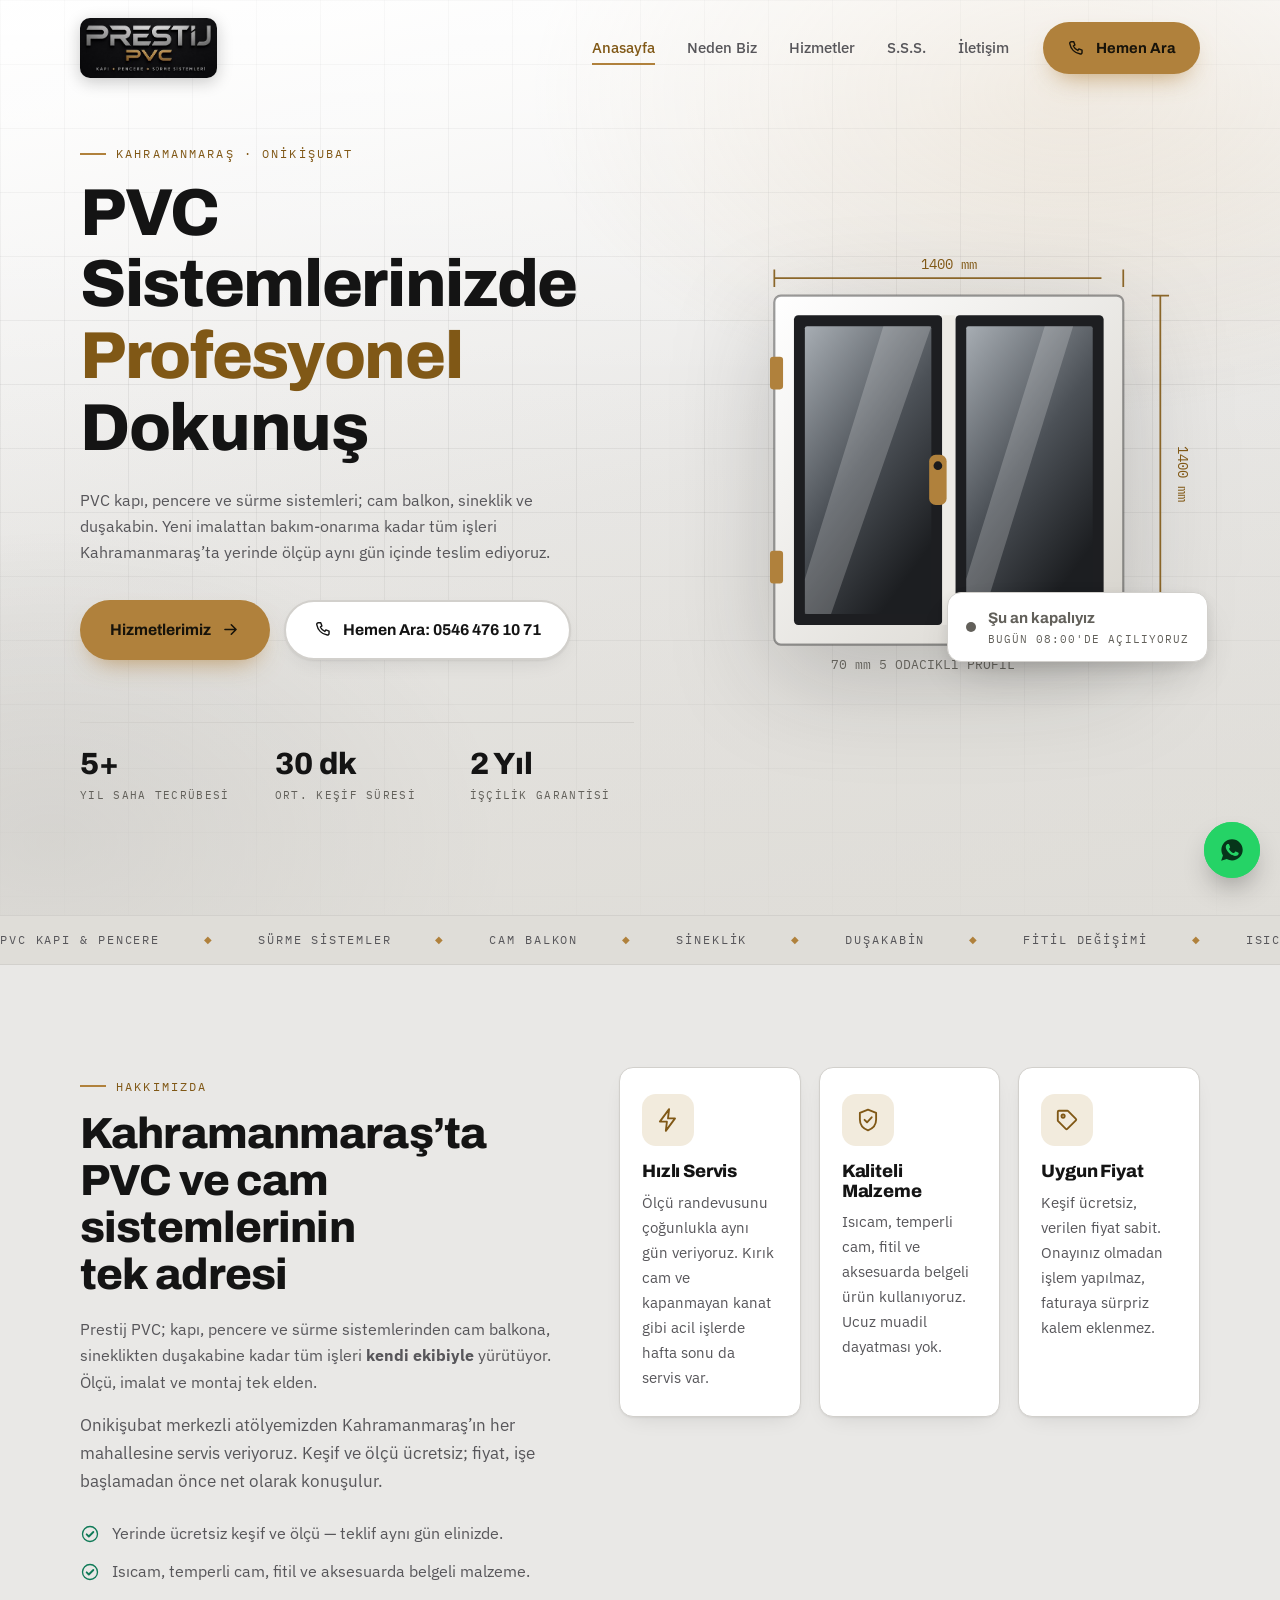
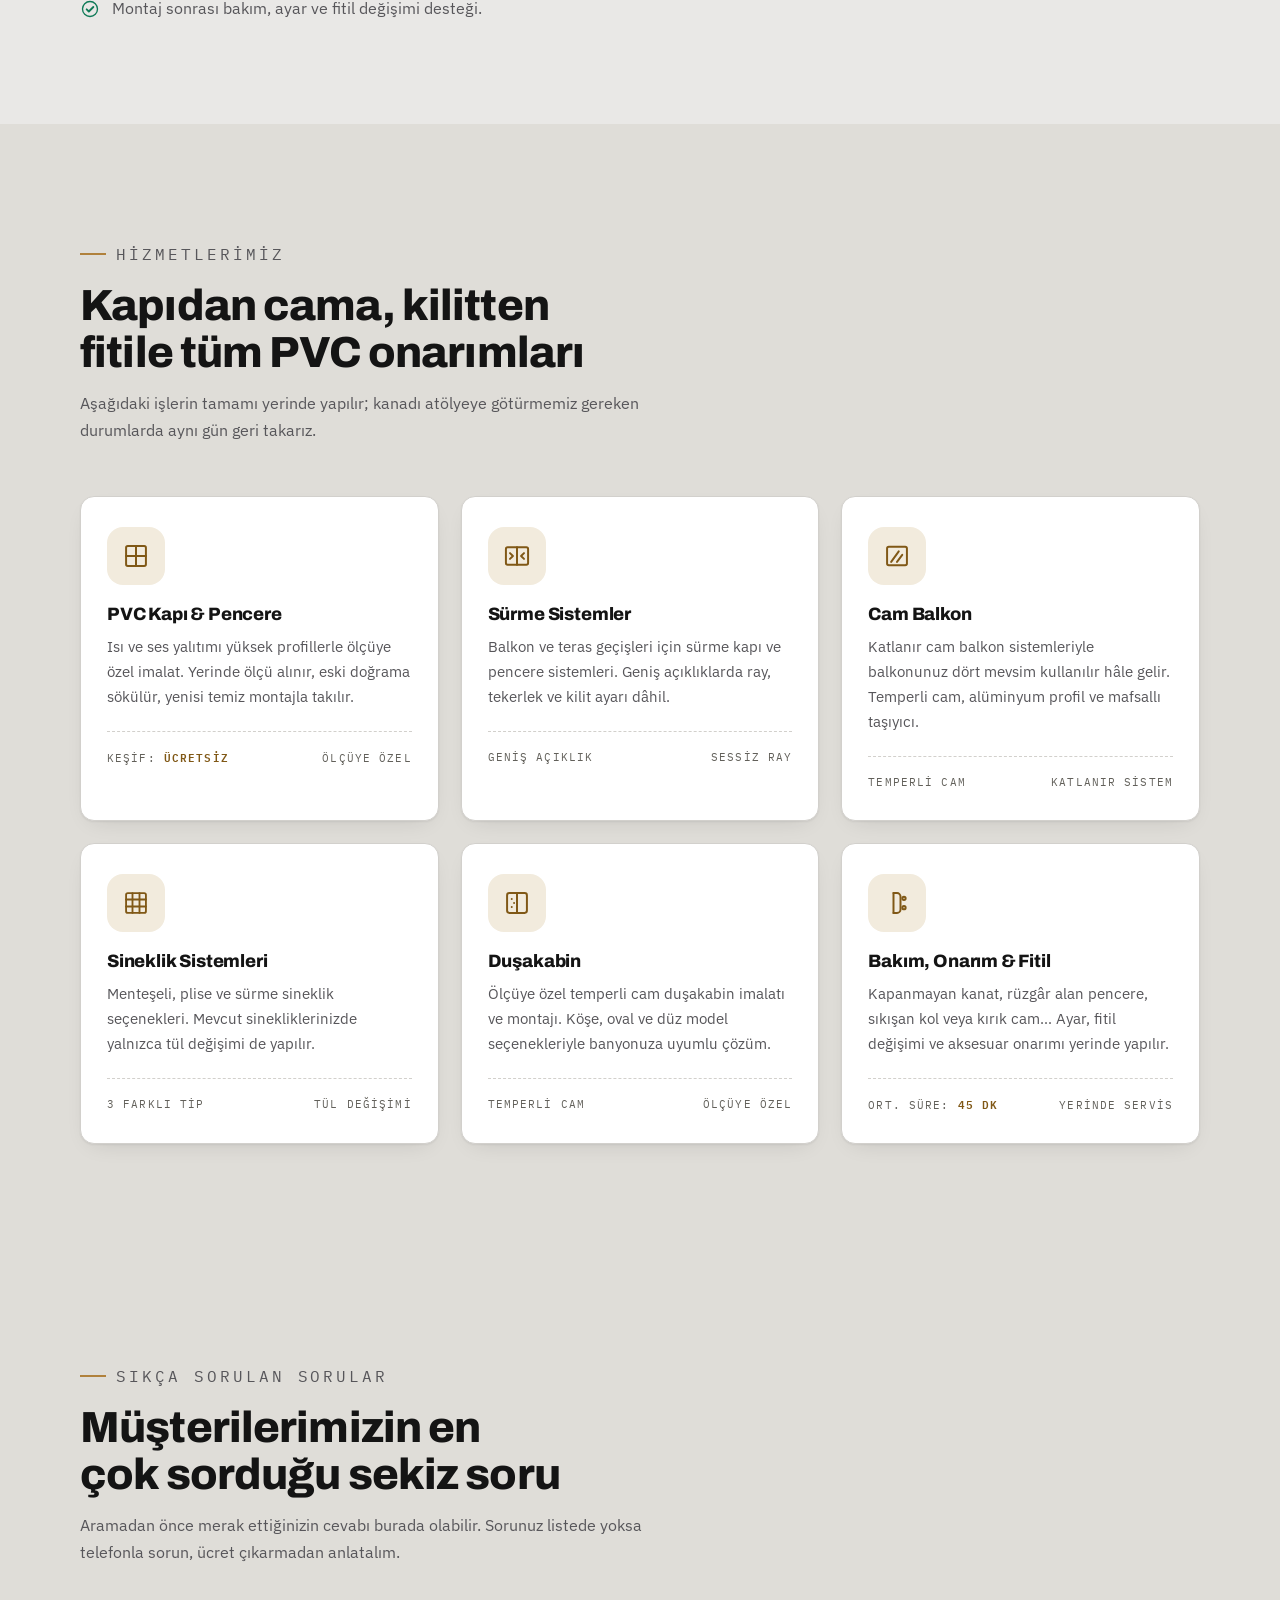
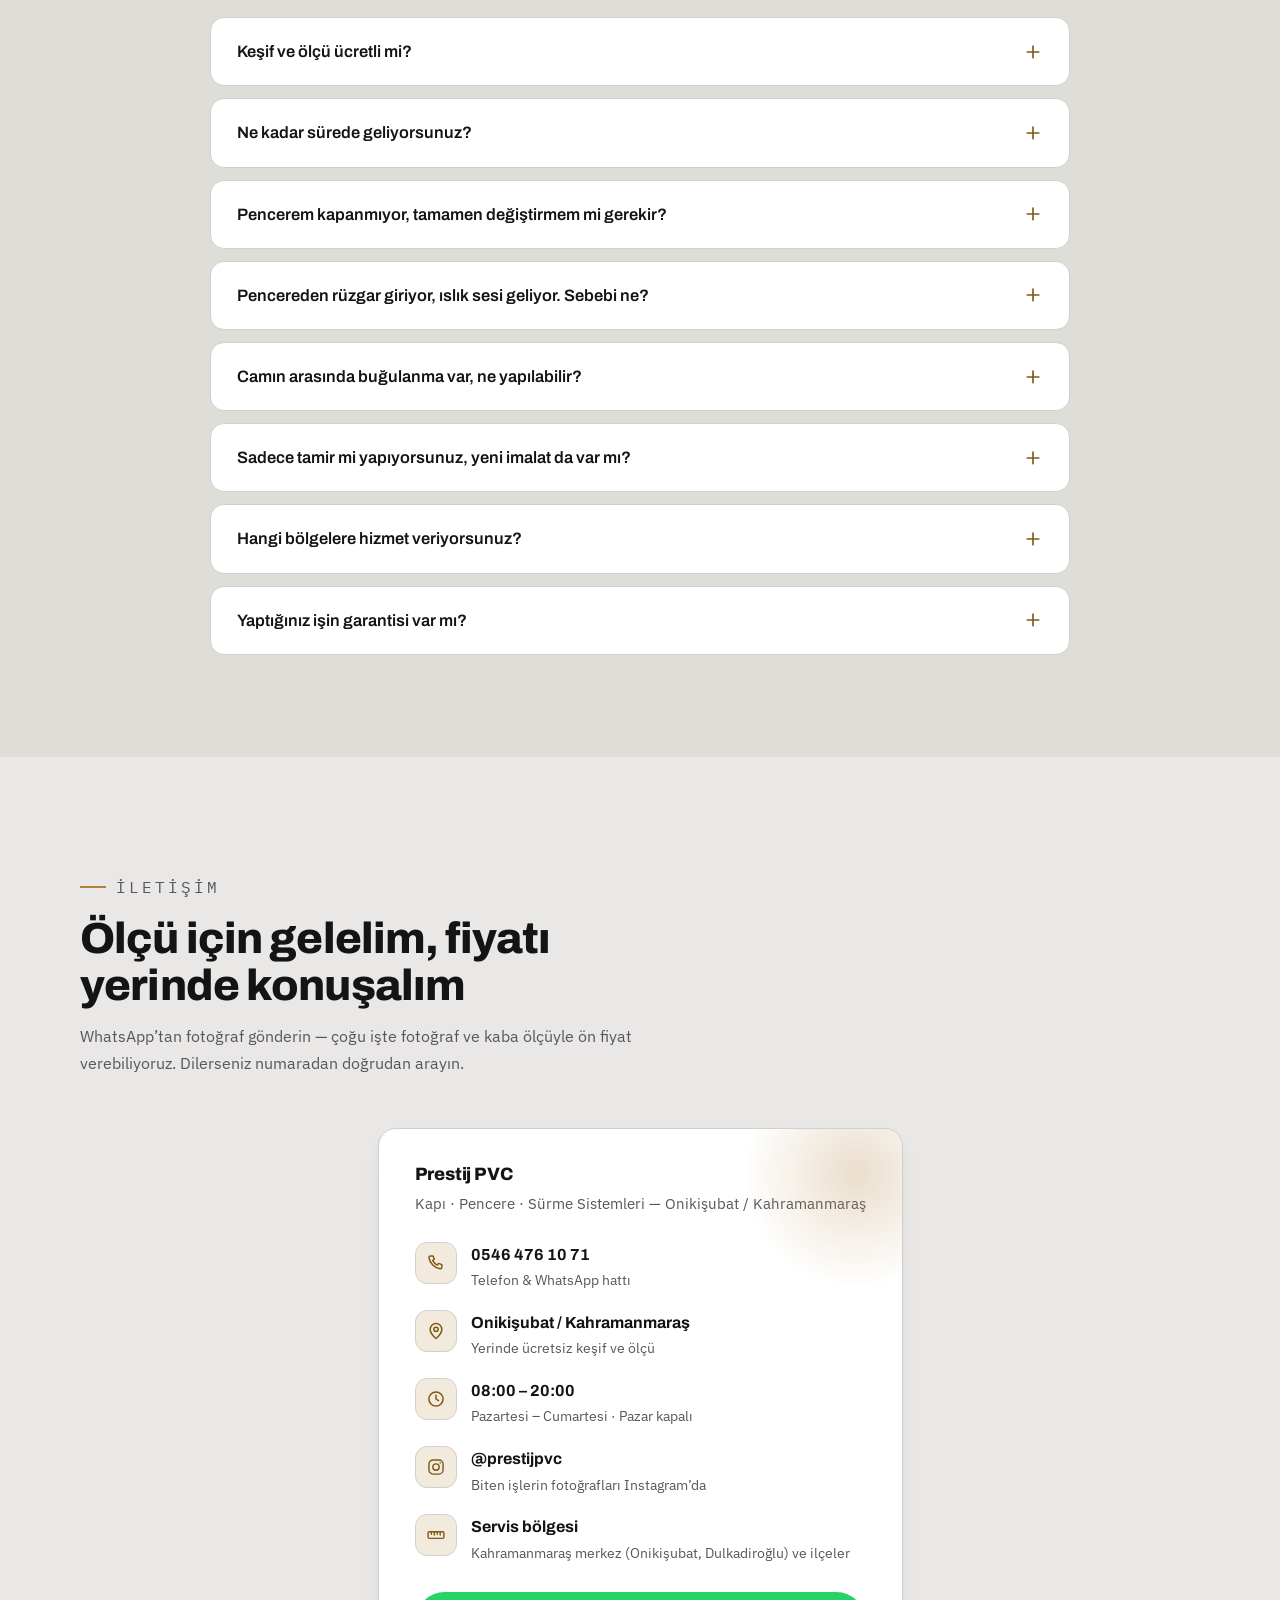
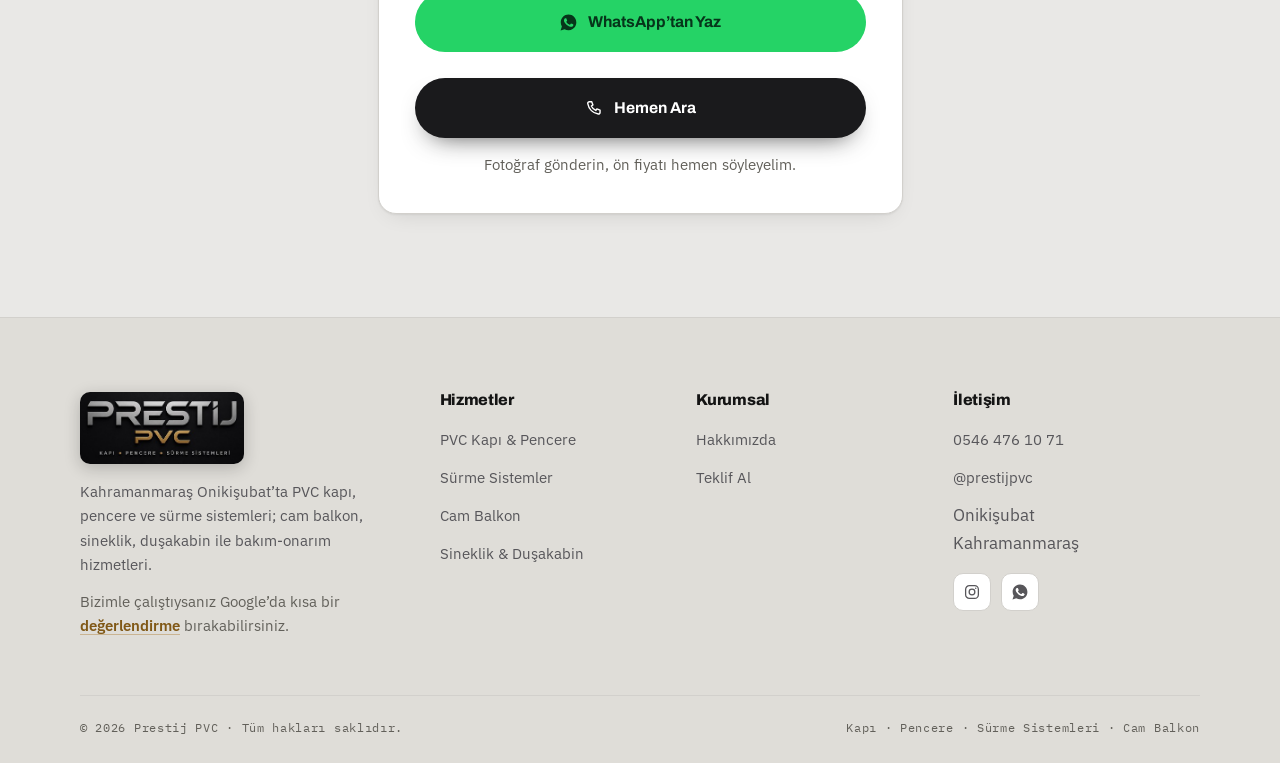
<file: index.html>
<!DOCTYPE html>
<html lang="tr">
<head>
<!-- Google Tag Manager -->
<script>(function(w,d,s,l,i){w[l]=w[l]||[];w[l].push({'gtm.start':
new Date().getTime(),event:'gtm.js'});var f=d.getElementsByTagName(s)[0],
j=d.createElement(s),dl=l!='dataLayer'?'&l='+l:'';j.async=true;j.src=
'https://www.googletagmanager.com/gtm.js?id='+i+dl;f.parentNode.insertBefore(j,f);
})(window,document,'script','dataLayer','GTM-M5S8B94K');</script>
<!-- End Google Tag Manager -->

<!-- Google tag (gtag.js) -->
<script async src="https://www.googletagmanager.com/gtag/js?id=G-P3FGJPNF76"></script>
<script>
  window.dataLayer = window.dataLayer || [];
  function gtag(){dataLayer.push(arguments);}
  gtag('js', new Date());

  gtag('config', 'G-P3FGJPNF76');
</script>

<meta charset="UTF-8">
<meta name="viewport" content="width=device-width, initial-scale=1">

<!-- ===== TEMEL SEO ===== -->
<title>Prestij PVC | Kahramanmaraş PVC Kapı, Pencere ve Cam Sistemleri</title>
<meta name="description" content="Kahramanmaraş Onikişubat'ta PVC kapı, pencere, sürme sistem, cam balkon, sineklik, duşakabin ve fitil değişimi. Ücretsiz keşif, aynı gün servis. 0546 476 10 71">
<link rel="canonical" href="https://prestijpvc.com/">
<meta name="google-site-verification" content="8fjhOK7HLgoXTlUpTN-lVLiYEHjG7s9Gm2w_iSAl5rI">
<meta name="google-site-verification" content="r2ijIqDjynRHNNBFFWPNqK2DoYNCSWb4uho2n2Gkhg8">
<meta name="robots" content="index, follow, max-image-preview:large, max-snippet:-1">
<meta name="author" content="Prestij PVC">
<meta name="theme-color" content="#E9E8E6">

<!-- ===== SOSYAL PAYLAŞIM (WhatsApp, Facebook, X) ===== -->
<meta property="og:type" content="website">
<meta property="og:site_name" content="Prestij PVC">
<meta property="og:locale" content="tr_TR">
<meta property="og:url" content="https://prestijpvc.com/">
<meta property="og:title" content="Prestij PVC | Kahramanmaraş PVC Kapı, Pencere ve Cam Sistemleri">
<meta property="og:description" content="PVC kapı, pencere ve sürme sistemleri; cam balkon, sineklik, duşakabin, bakım-onarım. Yerinde ücretsiz keşif, aynı gün servis.">
<meta property="og:image" content="https://prestijpvc.com/assets/og-image.jpg">
<meta property="og:image:width" content="1200">
<meta property="og:image:height" content="630">
<meta property="og:image:alt" content="Prestij PVC — Kahramanmaraş PVC kapı, pencere ve cam sistemleri">
<meta name="twitter:card" content="summary_large_image">
<meta name="twitter:title" content="Prestij PVC | Kahramanmaraş PVC Kapı, Pencere ve Cam Sistemleri">
<meta name="twitter:description" content="PVC kapı, pencere ve sürme sistemleri; cam balkon, sineklik, duşakabin, bakım-onarım. Yerinde ücretsiz keşif, aynı gün servis.">
<meta name="twitter:image" content="https://prestijpvc.com/assets/og-image.jpg">

<!-- ===== KAYNAKLAR ===== -->
<link rel="preconnect" href="https://fonts.googleapis.com">
<link rel="preconnect" href="https://fonts.gstatic.com" crossorigin>
<link rel="preload" as="image" href="assets/logo.jpg">
<link rel="stylesheet" href="https://fonts.googleapis.com/css2?family=Archivo:wght@600;700;800&family=IBM+Plex+Mono:wght@400;500;600&family=IBM+Plex+Sans:wght@400;500;600&display=swap">
<link rel="icon" href="assets/favicon.ico" sizes="any">
<link rel="icon" type="image/png" href="assets/favicon.png" sizes="192x192">
<link rel="apple-touch-icon" href="assets/favicon.png">
<link rel="stylesheet" href="css/style.css">

<!-- ===== YAPISAL VERİ (Google işletme bilgisi) ===== -->
<script type="application/ld+json">
{
  "@context": "https://schema.org",
  "@graph": [
    {
      "@type": "HomeAndConstructionBusiness",
      "@id": "https://prestijpvc.com/#isletme",
      "name": "Prestij PVC",
      "alternateName": "Kahramanmaraş Prestij PVC",
      "url": "https://prestijpvc.com/",
      "logo": "https://prestijpvc.com/assets/logo.jpg",
      "image": "https://prestijpvc.com/assets/og-image.jpg",
      "telephone": "+90 546 476 10 71",
      "description": "Kahramanmaraş Onikişubat'ta PVC kapı, pencere ve sürme sistemleri; cam balkon, sineklik, duşakabin ile bakım-onarım ve fitil değişimi hizmetleri.",
      "priceRange": "₺₺",
      "currenciesAccepted": "TRY",
      "address": {
        "@type": "PostalAddress",
        "addressLocality": "Onikişubat",
        "addressRegion": "Kahramanmaraş",
        "addressCountry": "TR"
      },
      "areaServed": [
        {
          "@type": "City",
          "name": "Kahramanmaraş"
        },
        {
          "@type": "AdministrativeArea",
          "name": "Onikişubat"
        },
        {
          "@type": "AdministrativeArea",
          "name": "Dulkadiroğlu"
        }
      ],
      "openingHoursSpecification": [
        {
          "@type": "OpeningHoursSpecification",
          "dayOfWeek": [
            "Monday",
            "Tuesday",
            "Wednesday",
            "Thursday",
            "Friday",
            "Saturday"
          ],
          "opens": "08:00",
          "closes": "20:00"
        }
      ],
      "sameAs": [
        "https://www.instagram.com/prestijpvc/",
        "https://www.google.com/maps/place/?q=place_id:ChIJj_mLqCf2ticRjL86QRD25Ps"
      ],
      "hasOfferCatalog": {
        "@type": "OfferCatalog",
        "name": "PVC ve cam sistemleri hizmetleri",
        "itemListElement": [
          {
            "@type": "Offer",
            "itemOffered": {
              "@type": "Service",
              "name": "PVC Kapı ve Pencere",
              "description": "Yeni PVC kapı-pencere imalatı, montajı ve arızalı doğramaların onarımı.",
              "areaServed": {
                "@type": "City",
                "name": "Kahramanmaraş"
              },
              "provider": {
                "@id": "https://prestijpvc.com/#isletme"
              }
            }
          },
          {
            "@type": "Offer",
            "itemOffered": {
              "@type": "Service",
              "name": "Sürme Sistemler",
              "description": "Sürme kapı ve pencere sistemleri; raylı sistem montajı, tekerlek ve ray onarımı.",
              "areaServed": {
                "@type": "City",
                "name": "Kahramanmaraş"
              },
              "provider": {
                "@id": "https://prestijpvc.com/#isletme"
              }
            }
          },
          {
            "@type": "Offer",
            "itemOffered": {
              "@type": "Service",
              "name": "Cam Balkon",
              "description": "Katlanır cam balkon sistemleri, montaj ve bakım.",
              "areaServed": {
                "@type": "City",
                "name": "Kahramanmaraş"
              },
              "provider": {
                "@id": "https://prestijpvc.com/#isletme"
              }
            }
          },
          {
            "@type": "Offer",
            "itemOffered": {
              "@type": "Service",
              "name": "Sineklik Sistemleri",
              "description": "Pileli, menteşeli ve sürme sineklik imalatı ile tül değişimi.",
              "areaServed": {
                "@type": "City",
                "name": "Kahramanmaraş"
              },
              "provider": {
                "@id": "https://prestijpvc.com/#isletme"
              }
            }
          },
          {
            "@type": "Offer",
            "itemOffered": {
              "@type": "Service",
              "name": "Duşakabin",
              "description": "Duşakabin montajı, cam ve conta değişimi.",
              "areaServed": {
                "@type": "City",
                "name": "Kahramanmaraş"
              },
              "provider": {
                "@id": "https://prestijpvc.com/#isletme"
              }
            }
          },
          {
            "@type": "Offer",
            "itemOffered": {
              "@type": "Service",
              "name": "PVC Bakım, Onarım ve Fitil Değişimi",
              "description": "İspanyolet, menteşe, kol ve fitil değişimi; ısı kaybı ve ses yalıtımı onarımı.",
              "areaServed": {
                "@type": "City",
                "name": "Kahramanmaraş"
              },
              "provider": {
                "@id": "https://prestijpvc.com/#isletme"
              }
            }
          }
        ]
      },
      "hasMap": "https://www.google.com/maps/place/?q=place_id:ChIJj_mLqCf2ticRjL86QRD25Ps",
      "identifier": {
        "@type": "PropertyValue",
        "propertyID": "Google Place ID",
        "value": "ChIJj_mLqCf2ticRjL86QRD25Ps"
      }
    },
    {
      "@type": "WebSite",
      "@id": "https://prestijpvc.com/#site",
      "url": "https://prestijpvc.com/",
      "name": "Prestij PVC",
      "inLanguage": "tr-TR",
      "publisher": {
        "@id": "https://prestijpvc.com/#isletme"
      }
    },
    {
      "@type": "FAQPage",
      "@id": "https://prestijpvc.com/#sss",
      "mainEntity": [
        {
          "@type": "Question",
          "name": "Keşif ve ölçü ücretli mi?",
          "acceptedAnswer": {
            "@type": "Answer",
            "text": "Hayır. Kahramanmaraş merkez ve çevre ilçelerde yerinde keşif ve ölçü ücretsizdir. Ölçüyü aldıktan sonra fiyatı yerinde söylüyoruz, karar tamamen size kalıyor."
          }
        },
        {
          "@type": "Question",
          "name": "Ne kadar sürede geliyorsunuz?",
          "acceptedAnswer": {
            "@type": "Answer",
            "text": "Merkez içinde ortalama 30 dakikada adresinize ulaşıyoruz. Acil durumlarda (kapanmayan kapı, kırılan cam, kilitli kalan pencere) aynı gün müdahale ediyoruz."
          }
        },
        {
          "@type": "Question",
          "name": "Pencerem kapanmıyor, tamamen değiştirmem mi gerekir?",
          "acceptedAnswer": {
            "@type": "Answer",
            "text": "Çoğu zaman hayır. Kapanmama sorununun büyük kısmı ispanyolet, menteşe veya kol arızasından kaynaklanır ve parça değişimiyle çözülür. Doğramanın tümünü değiştirmek çok daha nadiren gerekir."
          }
        },
        {
          "@type": "Question",
          "name": "Pencereden rüzgar giriyor, ıslık sesi geliyor. Sebebi ne?",
          "acceptedAnswer": {
            "@type": "Answer",
            "text": "Genellikle fitil (conta) yaşlanmasıdır. Fitil sertleşince kanat ile kasa arasında boşluk kalır; hem hava hem ses geçirir. Fitil değişimi kısa süren bir işlemdir ve ısı kaybını belirgin şekilde azaltır."
          }
        },
        {
          "@type": "Question",
          "name": "Camın arasında buğulanma var, ne yapılabilir?",
          "acceptedAnswer": {
            "@type": "Answer",
            "text": "Cam ünitesinin kenar contası bozulmuş, iki cam arasına nem girmiş demektir. Temizlenerek çözülmez, cam ünitesinin değişmesi gerekir. Doğrama sağlamsa kasayı değiştirmeye gerek kalmaz, sadece cam yenilenir."
          }
        },
        {
          "@type": "Question",
          "name": "Sadece tamir mi yapıyorsunuz, yeni imalat da var mı?",
          "acceptedAnswer": {
            "@type": "Answer",
            "text": "İkisini de yapıyoruz. Ölçüye özel yeni PVC kapı ve pencere imalatı, sürme sistemler, cam balkon, sineklik ve duşakabin montajının yanında mevcut doğramalarda bakım ve onarım hizmeti veriyoruz."
          }
        },
        {
          "@type": "Question",
          "name": "Hangi bölgelere hizmet veriyorsunuz?",
          "acceptedAnswer": {
            "@type": "Answer",
            "text": "Kahramanmaraş merkezde Onikişubat ve Dulkadiroğlu başta olmak üzere tüm mahallelere, ayrıca çevre ilçelere servis veriyoruz."
          }
        },
        {
          "@type": "Question",
          "name": "Yaptığınız işin garantisi var mı?",
          "acceptedAnswer": {
            "@type": "Answer",
            "text": "Evet, işçilik garantilidir. Kullandığımız aksesuar ve profiller de üretici garantisi kapsamındadır. Garanti süresi ve kapsamı iş teslim edilirken paylaşılır."
          }
        }
      ]
    }
  ]
}
</script>
</head>
<body>
<!-- Google Tag Manager (noscript) -->
<noscript><iframe src="https://www.googletagmanager.com/ns.html?id=GTM-M5S8B94K"
height="0" width="0" style="display:none;visibility:hidden"></iframe></noscript>
<!-- End Google Tag Manager (noscript) -->
<!-- APP:START -->

<a class="skip-link" href="#hizmetler">İçeriğe geç</a>
<div class="progress" id="progress"></div>

<!-- ===== SVG İKON SETİ (görünmez tanım) ===== -->
<svg width="0" height="0" style="position:absolute" aria-hidden="true" focusable="false">
  <defs>
    <symbol id="i-bolt" viewBox="0 0 24 24" fill="none" stroke="currentColor" stroke-width="1.7" stroke-linecap="round" stroke-linejoin="round"><path d="M13 2 4.5 13.5H11l-1 8.5 8.5-11.5H12l1-8.5Z"/></symbol>
    <symbol id="i-shield" viewBox="0 0 24 24" fill="none" stroke="currentColor" stroke-width="1.7" stroke-linecap="round" stroke-linejoin="round"><path d="M12 2.5 4.5 5.5v6c0 4.7 3.1 8.4 7.5 10 4.4-1.6 7.5-5.3 7.5-10v-6L12 2.5Z"/><path d="m8.8 11.8 2.3 2.3 4.3-4.6"/></symbol>
    <symbol id="i-tag" viewBox="0 0 24 24" fill="none" stroke="currentColor" stroke-width="1.7" stroke-linecap="round" stroke-linejoin="round"><path d="M3.5 12.4V4.5a1 1 0 0 1 1-1h7.9a1 1 0 0 1 .7.3l7.1 7.1a1 1 0 0 1 0 1.4l-7.9 7.9a1 1 0 0 1-1.4 0L3.8 13.1a1 1 0 0 1-.3-.7Z"/><circle cx="8.4" cy="8.4" r="1.5"/></symbol>
    <symbol id="i-window" viewBox="0 0 24 24" fill="none" stroke="currentColor" stroke-width="1.7" stroke-linecap="round" stroke-linejoin="round"><rect x="3.5" y="3.5" width="17" height="17" rx="1.5"/><path d="M12 3.5v17M3.5 12h17"/></symbol>
    <symbol id="i-glass" viewBox="0 0 24 24" fill="none" stroke="currentColor" stroke-width="1.7" stroke-linecap="round" stroke-linejoin="round"><rect x="3.5" y="4" width="17" height="16" rx="1.5"/><path d="m7 17 6.5-9M12 17l4.5-6"/></symbol>
    <symbol id="i-hinge" viewBox="0 0 24 24" fill="none" stroke="currentColor" stroke-width="1.7" stroke-linecap="round" stroke-linejoin="round"><path d="M9 3.5h3a3 3 0 0 1 3 3v11a3 3 0 0 1-3 3H9"/><path d="M9 3.5v17"/><circle cx="18" cy="8" r="1.4"/><circle cx="18" cy="16" r="1.4"/></symbol>
    <symbol id="i-mesh" viewBox="0 0 24 24" fill="none" stroke="currentColor" stroke-width="1.6" stroke-linecap="round" stroke-linejoin="round"><rect x="3.5" y="3.5" width="17" height="17" rx="1.5"/><path d="M9 3.5v17M15 3.5v17M3.5 9h17M3.5 15h17"/></symbol>
    <symbol id="i-phone" viewBox="0 0 24 24" fill="none" stroke="currentColor" stroke-width="1.8" stroke-linecap="round" stroke-linejoin="round"><path d="M5.5 3.5h3l1.5 4-2 1.4a12 12 0 0 0 5.6 5.6l1.4-2 4 1.5v3a2 2 0 0 1-2.2 2A16.5 16.5 0 0 1 3.5 5.7a2 2 0 0 1 2-2.2Z"/></symbol>
    <symbol id="i-wa" viewBox="0 0 24 24" fill="currentColor"><path d="M12.04 2C6.6 2 2.2 6.4 2.2 11.84c0 1.9.53 3.68 1.45 5.2L2 22l5.1-1.6a9.8 9.8 0 0 0 4.94 1.32h.01c5.43 0 9.84-4.4 9.84-9.84C21.89 6.4 17.48 2 12.04 2Zm5.76 14.06c-.24.68-1.4 1.3-1.94 1.35-.5.05-1.13.07-1.82-.11-.42-.11-.96-.29-1.65-.58-2.9-1.25-4.8-4.17-4.94-4.37-.15-.2-1.19-1.58-1.19-3.02s.76-2.14 1.03-2.44c.27-.3.58-.37.78-.37h.56c.18 0 .42-.07.66.5.24.58.83 2 .9 2.15.07.15.12.32.02.51-.1.2-.15.32-.3.49-.15.17-.31.38-.44.51-.15.15-.3.31-.13.6.17.3.76 1.25 1.63 2.03 1.12 1 2.06 1.31 2.35 1.46.3.15.47.12.64-.07.17-.2.74-.86.94-1.16.2-.3.39-.24.66-.15.27.1 1.7.8 1.99.95.29.15.48.22.55.34.07.12.07.69-.17 1.36Z"/></symbol>
    <symbol id="i-pin" viewBox="0 0 24 24" fill="none" stroke="currentColor" stroke-width="1.8" stroke-linecap="round" stroke-linejoin="round"><path d="M12 21s7-5.6 7-11a7 7 0 1 0-14 0c0 5.4 7 11 7 11Z"/><circle cx="12" cy="10" r="2.6"/></symbol>
    <symbol id="i-clock" viewBox="0 0 24 24" fill="none" stroke="currentColor" stroke-width="1.8" stroke-linecap="round" stroke-linejoin="round"><circle cx="12" cy="12" r="8.5"/><path d="M12 7.5V12l3 2"/></symbol>
    <symbol id="i-check" viewBox="0 0 24 24" fill="none" stroke="currentColor" stroke-width="2.2" stroke-linecap="round" stroke-linejoin="round"><circle cx="12" cy="12" r="9" stroke-width="1.6"/><path d="m8 12.4 2.6 2.6L16 9.6"/></symbol>
    <symbol id="i-arrow-up" viewBox="0 0 24 24" fill="none" stroke="currentColor" stroke-width="2" stroke-linecap="round" stroke-linejoin="round"><path d="M12 19V5M5.5 11.5 12 5l6.5 6.5"/></symbol>
    <symbol id="i-plus" viewBox="0 0 24 24" fill="none" stroke="currentColor" stroke-width="2" stroke-linecap="round"><path d="M12 5v14M5 12h14"/></symbol>
    <symbol id="i-arrow-right" viewBox="0 0 24 24" fill="none" stroke="currentColor" stroke-width="2" stroke-linecap="round" stroke-linejoin="round"><path d="M5 12h14M13 6l6 6-6 6"/></symbol>
    <symbol id="i-ig" viewBox="0 0 24 24" fill="none" stroke="currentColor" stroke-width="1.7"><rect x="3.5" y="3.5" width="17" height="17" rx="5"/><circle cx="12" cy="12" r="3.8"/><circle cx="17" cy="7" r="1" fill="currentColor" stroke="none"/></symbol>
    <symbol id="i-ruler" viewBox="0 0 24 24" fill="none" stroke="currentColor" stroke-width="1.7" stroke-linecap="round" stroke-linejoin="round"><rect x="2.5" y="8" width="19" height="8" rx="1.5"/><path d="M6.5 8v3M10 8v4M13.5 8v3M17 8v4"/></symbol>
    <symbol id="i-slide" viewBox="0 0 24 24" fill="none" stroke="currentColor" stroke-width="1.7" stroke-linecap="round" stroke-linejoin="round"><rect x="2.5" y="4.5" width="19" height="15" rx="1.5"/><path d="M12 4.5v15"/><path d="M6 9.5 8.5 12 6 14.5M18 9.5 15.5 12 18 14.5"/></symbol>
    <symbol id="i-shower" viewBox="0 0 24 24" fill="none" stroke="currentColor" stroke-width="1.7" stroke-linecap="round" stroke-linejoin="round"><rect x="3.5" y="3.5" width="17" height="17" rx="2"/><path d="M12 3.5v17"/><path d="M7.5 8.5v.01M9.5 12v.01M7.5 15.5v.01"/></symbol>
  </defs>
</svg>

<!-- ===================== HEADER ===================== -->
<header class="site-header" id="header">
  <div class="container header-inner">
    <a class="brand" href="#hero" aria-label="Prestij PVC ana sayfa">
      <img class="brand__mark" src="assets/logo.jpg" fetchpriority="high" decoding="async"
           alt="Prestij PVC — Kahramanmaraş PVC kapı, pencere ve sürme sistemleri" width="365" height="160">
    </a>

    <nav class="nav" id="nav" aria-label="Ana menü">
      <a href="#hero">Anasayfa</a>
      <a href="#neden-biz">Neden Biz</a>
      <a href="#hizmetler">Hizmetler</a>
      <a href="#sss">S.S.S.</a>
      <a href="#iletisim">İletişim</a>
    </nav>

    <div class="header-cta">
      <a class="btn btn--accent" href="tel:+905464761071">
        <svg aria-hidden="true"><use href="#i-phone"/></svg> Hemen Ara
      </a>
    </div>

    <button class="nav-toggle" id="navToggle" type="button" aria-label="Menüyü aç" aria-expanded="false" aria-controls="nav">
      <span></span><span></span><span></span>
    </button>
  </div>
</header>

<!-- ===================== HERO ===================== -->
<section class="hero" id="hero">
  <div class="hero__grid-bg" aria-hidden="true"></div>
  <div class="hero__overlay" aria-hidden="true"></div>

  <div class="container hero__inner">
    <div class="hero__copy">
      <p class="eyebrow">Kahramanmaraş · Onikişubat</p>
      <h1>PVC Sistemlerinizde <em>Profesyonel</em> Dokunuş</h1>
      <p class="hero__text">
        PVC kapı, pencere ve sürme sistemleri; cam balkon, sineklik ve duşakabin.
        Yeni imalattan bakım-onarıma kadar tüm işleri Kahramanmaraş’ta yerinde ölçüp
        aynı gün içinde teslim ediyoruz.
      </p>

      <div class="hero__actions">
        <a class="btn btn--accent" href="#hizmetler">
          Hizmetlerimiz <svg aria-hidden="true"><use href="#i-arrow-right"/></svg>
        </a>
        <a class="btn btn--ghost" href="tel:+905464761071">
          <svg aria-hidden="true"><use href="#i-phone"/></svg> Hemen Ara: 0546 476 10 71
        </a>
      </div>

      <!-- ÖRNEK DEĞERLER — kendi rakamlarınızla değiştirin -->
      <div class="hero__stats">
        <div class="stat">
          <div class="stat__num" data-count="5" data-suffix="+">0</div>
          <div class="stat__label">Yıl Saha Tecrübesi</div>
        </div>
        <div class="stat">
          <div class="stat__num" data-count="30" data-suffix=" dk">0</div>
          <div class="stat__label">Ort. Keşif Süresi</div>
        </div>
        <div class="stat">
          <div class="stat__num" data-count="2" data-suffix=" Yıl">0</div>
          <div class="stat__label">İşçilik Garantisi</div>
        </div>
      </div>
    </div>

    <!-- Teknik çizim: PVC kanat + ölçü çizgileri -->
    <div class="hero__art">
      <svg viewBox="0 0 460 400" role="img" aria-label="PVC pencere kanadının teknik çizimi">
        <defs>
          <linearGradient id="glassGrad" x1="0" y1="0" x2="0.6" y2="1">
            <stop offset="0%" stop-color="#A7ADB3"/>
            <stop offset="55%" stop-color="#4C5157"/>
            <stop offset="100%" stop-color="#1C1E21"/>
          </linearGradient>
          <linearGradient id="frameGrad" x1="0" y1="0" x2="1" y2="1">
            <stop offset="0%" stop-color="#FFFFFF"/>
            <stop offset="100%" stop-color="#D6D3CC"/>
          </linearGradient>
        </defs>

        <!-- kasa -->
        <rect x="70" y="40" width="320" height="320" rx="6" fill="url(#frameGrad)"/>
        <rect x="70" y="40" width="320" height="320" rx="6" fill="none" stroke="#2A2A2C" stroke-width="2" opacity=".45"/>
        <!-- kanat boşlukları -->
        <rect x="88" y="58" width="136" height="284" rx="4" fill="#1D1E21"/>
        <rect x="236" y="58" width="136" height="284" rx="4" fill="#1D1E21"/>
        <!-- camlar -->
        <rect x="98" y="68" width="116" height="264" rx="2" fill="url(#glassGrad)"/>
        <rect x="246" y="68" width="116" height="264" rx="2" fill="url(#glassGrad)"/>
        <!-- cam parlaması -->
        <g class="glass-shine" opacity=".2">
          <polygon points="98,300 170,68 214,68 122,332 98,332" fill="#fff"/>
          <polygon points="246,300 318,68 344,68 262,332 246,332" fill="#fff"/>
        </g>
        <!-- orta dikme + ispanyolet kolu -->
        <rect x="224" y="58" width="12" height="284" fill="#EDEBE6"/>
        <rect x="212" y="186" width="16" height="46" rx="6" fill="var(--accent)"/>
        <circle cx="220" cy="196" r="4" fill="#1A1A1C"/>
        <!-- menteşeler -->
        <rect x="66" y="96" width="12" height="30" rx="3" fill="var(--accent)"/>
        <rect x="66" y="274" width="12" height="30" rx="3" fill="var(--accent)"/>

        <!-- ölçü çizgileri (yükleme animasyonu) -->
        <g stroke="var(--brand-text)" stroke-width="1.6" fill="none" opacity=".9">
          <path class="dim-line" d="M70 24h320"/>
          <path d="M70 16v16M390 16v16"/>
          <path class="dim-line" d="M424 40v320"/>
          <path d="M416 40h16M416 360h16"/>
        </g>
        <text x="230" y="16" text-anchor="middle" fill="var(--brand-text)" font-family="IBM Plex Mono, monospace" font-size="13">1400 mm</text>
        <text x="440" y="204" text-anchor="middle" fill="var(--brand-text)" font-family="IBM Plex Mono, monospace" font-size="13" transform="rotate(90 440 204)">1400 mm</text>
        <text x="122" y="382" fill="var(--ink-faint)" font-family="IBM Plex Mono, monospace" font-size="12">70 mm 5 ODACIKLI PROFİL</text>
      </svg>

      <div class="hero__badge" id="servis-durumu">
        <span class="pulse-dot" aria-hidden="true"></span>
        <span>
          <strong data-durum-baslik>Pazartesi – Cumartesi</strong>
          <span data-durum-alt>08:00 – 20:00 · Yerinde keşif</span>
        </span>
      </div>
    </div>
  </div>
</section>

<!-- Kayan hizmet şeridi -->
<div class="strip" aria-hidden="true">
  <div class="strip__track" id="strip">
    <span>PVC Kapı &amp; Pencere</span><span>Sürme Sistemler</span><span>Cam Balkon</span><span>Sineklik</span>
    <span>Duşakabin</span><span>Fitil Değişimi</span><span>Isıcam</span><span>Bakım &amp; Onarım</span>
  </div>
</div>

<!-- ===================== NEDEN BİZ ===================== -->
<section class="section" id="neden-biz">
  <div class="container about">
    <div class="about__body reveal">
      <p class="eyebrow">Hakkımızda</p>
      <h2>Kahramanmaraş’ta PVC ve cam sistemlerinin tek adresi</h2>
      <p class="lead" style="margin-top:18px;">
        Prestij PVC; kapı, pencere ve sürme sistemlerinden cam balkona, sineklikten
        duşakabine kadar tüm işleri <strong>kendi ekibiyle</strong> yürütüyor.
        Ölçü, imalat ve montaj tek elden.
      </p>
      <p style="margin-top:16px;color:var(--ink-soft);">
        Onikişubat merkezli atölyemizden Kahramanmaraş’ın her mahallesine servis veriyoruz.
        Keşif ve ölçü ücretsiz; fiyat, işe başlamadan önce net olarak konuşulur.
      </p>

      <ul class="check-list">
        <li><svg aria-hidden="true"><use href="#i-check"/></svg><span>Yerinde ücretsiz keşif ve ölçü — teklif aynı gün elinizde.</span></li>
        <li><svg aria-hidden="true"><use href="#i-check"/></svg><span>Isıcam, temperli cam, fitil ve aksesuarda belgeli malzeme.</span></li>
        <li><svg aria-hidden="true"><use href="#i-check"/></svg><span>Montaj sonrası bakım, ayar ve fitil değişimi desteği.</span></li>
      </ul>
    </div>

    <div class="pillars">
      <article class="pillar reveal" style="--d:80ms">
        <div class="pillar__icon"><svg aria-hidden="true"><use href="#i-bolt"/></svg></div>
        <h3>Hızlı Servis</h3>
        <p>Ölçü randevusunu çoğunlukla aynı gün veriyoruz. Kırık cam ve kapanmayan kanat gibi acil işlerde hafta sonu da servis var.</p>
      </article>
      <article class="pillar reveal" style="--d:180ms">
        <div class="pillar__icon"><svg aria-hidden="true"><use href="#i-shield"/></svg></div>
        <h3>Kaliteli Malzeme</h3>
        <p>Isıcam, temperli cam, fitil ve aksesuarda belgeli ürün kullanıyoruz. Ucuz muadil dayatması yok.</p>
      </article>
      <article class="pillar reveal" style="--d:280ms">
        <div class="pillar__icon"><svg aria-hidden="true"><use href="#i-tag"/></svg></div>
        <h3>Uygun Fiyat</h3>
        <p>Keşif ücretsiz, verilen fiyat sabit. Onayınız olmadan işlem yapılmaz, faturaya sürpriz kalem eklenmez.</p>
      </article>
    </div>
  </div>
</section>

<!-- ===================== HİZMETLER ===================== -->
<section class="section section--alt" id="hizmetler">
  <div class="container">
    <div class="sect-head reveal">
      <p class="eyebrow">Hizmetlerimiz</p>
      <h2>Kapıdan cama, kilitten fitile tüm PVC onarımları</h2>
      <p>Aşağıdaki işlerin tamamı yerinde yapılır; kanadı atölyeye götürmemiz gereken durumlarda aynı gün geri takarız.</p>
    </div>

    <div class="services">
      <article class="service reveal" style="--d:0ms">
        <div class="service__icon"><svg aria-hidden="true"><use href="#i-window"/></svg></div>
        <h3>PVC Kapı &amp; Pencere</h3>
        <p>Isı ve ses yalıtımı yüksek profillerle ölçüye özel imalat. Yerinde ölçü alınır, eski doğrama sökülür, yenisi temiz montajla takılır.</p>
        <div class="service__meta"><span>Keşif: <b>Ücretsiz</b></span><span>Ölçüye özel</span></div>
      </article>

      <article class="service reveal" style="--d:90ms">
        <div class="service__icon"><svg aria-hidden="true"><use href="#i-slide"/></svg></div>
        <h3>Sürme Sistemler</h3>
        <p>Balkon ve teras geçişleri için sürme kapı ve pencere sistemleri. Geniş açıklıklarda ray, tekerlek ve kilit ayarı dâhil.</p>
        <div class="service__meta"><span>Geniş açıklık</span><span>Sessiz ray</span></div>
      </article>

      <article class="service reveal" style="--d:180ms">
        <div class="service__icon"><svg aria-hidden="true"><use href="#i-glass"/></svg></div>
        <h3>Cam Balkon</h3>
        <p>Katlanır cam balkon sistemleriyle balkonunuz dört mevsim kullanılır hâle gelir. Temperli cam, alüminyum profil ve mafsallı taşıyıcı.</p>
        <div class="service__meta"><span>Temperli cam</span><span>Katlanır sistem</span></div>
      </article>

      <article class="service reveal" style="--d:0ms">
        <div class="service__icon"><svg aria-hidden="true"><use href="#i-mesh"/></svg></div>
        <h3>Sineklik Sistemleri</h3>
        <p>Menteşeli, plise ve sürme sineklik seçenekleri. Mevcut sinekliklerinizde yalnızca tül değişimi de yapılır.</p>
        <div class="service__meta"><span>3 farklı tip</span><span>Tül değişimi</span></div>
      </article>

      <article class="service reveal" style="--d:90ms">
        <div class="service__icon"><svg aria-hidden="true"><use href="#i-shower"/></svg></div>
        <h3>Duşakabin</h3>
        <p>Ölçüye özel temperli cam duşakabin imalatı ve montajı. Köşe, oval ve düz model seçenekleriyle banyonuza uyumlu çözüm.</p>
        <div class="service__meta"><span>Temperli cam</span><span>Ölçüye özel</span></div>
      </article>

      <article class="service reveal" style="--d:180ms">
        <div class="service__icon"><svg aria-hidden="true"><use href="#i-hinge"/></svg></div>
        <h3>Bakım, Onarım &amp; Fitil</h3>
        <p>Kapanmayan kanat, rüzgâr alan pencere, sıkışan kol veya kırık cam… Ayar, fitil değişimi ve aksesuar onarımı yerinde yapılır.</p>
        <div class="service__meta"><span>Ort. süre: <b>45 dk</b></span><span>Yerinde servis</span></div>
      </article>
    </div>
  </div>
</section>

<!-- ===================== İLETİŞİM ===================== -->
<!-- ===================== SIKÇA SORULAN SORULAR ===================== -->
<section class="section section--alt" id="sss">
  <div class="container">
    <div class="sect-head reveal">
      <p class="eyebrow">Sıkça Sorulan Sorular</p>
      <h2>Müşterilerimizin en çok sorduğu sekiz soru</h2>
      <p>Aramadan önce merak ettiğinizin cevabı burada olabilir. Sorunuz listede yoksa telefonla sorun, ücret çıkarmadan anlatalım.</p>
    </div>

    <div class="faq">
        <details class="faq__item reveal">
          <summary>Keşif ve ölçü ücretli mi?<svg aria-hidden="true"><use href="#i-plus"/></svg></summary>
          <div class="faq__body"><p>Hayır. Kahramanmaraş merkez ve çevre ilçelerde yerinde keşif ve ölçü ücretsizdir. Ölçüyü aldıktan sonra fiyatı yerinde söylüyoruz, karar tamamen size kalıyor.</p></div>
        </details>
        <details class="faq__item reveal" style="--d:40ms">
          <summary>Ne kadar sürede geliyorsunuz?<svg aria-hidden="true"><use href="#i-plus"/></svg></summary>
          <div class="faq__body"><p>Merkez içinde ortalama 30 dakikada adresinize ulaşıyoruz. Acil durumlarda (kapanmayan kapı, kırılan cam, kilitli kalan pencere) aynı gün müdahale ediyoruz.</p></div>
        </details>
        <details class="faq__item reveal" style="--d:80ms">
          <summary>Pencerem kapanmıyor, tamamen değiştirmem mi gerekir?<svg aria-hidden="true"><use href="#i-plus"/></svg></summary>
          <div class="faq__body"><p>Çoğu zaman hayır. Kapanmama sorununun büyük kısmı ispanyolet, menteşe veya kol arızasından kaynaklanır ve parça değişimiyle çözülür. Doğramanın tümünü değiştirmek çok daha nadiren gerekir.</p></div>
        </details>
        <details class="faq__item reveal" style="--d:120ms">
          <summary>Pencereden rüzgar giriyor, ıslık sesi geliyor. Sebebi ne?<svg aria-hidden="true"><use href="#i-plus"/></svg></summary>
          <div class="faq__body"><p>Genellikle fitil (conta) yaşlanmasıdır. Fitil sertleşince kanat ile kasa arasında boşluk kalır; hem hava hem ses geçirir. Fitil değişimi kısa süren bir işlemdir ve ısı kaybını belirgin şekilde azaltır.</p></div>
        </details>
        <details class="faq__item reveal" style="--d:160ms">
          <summary>Camın arasında buğulanma var, ne yapılabilir?<svg aria-hidden="true"><use href="#i-plus"/></svg></summary>
          <div class="faq__body"><p>Cam ünitesinin kenar contası bozulmuş, iki cam arasına nem girmiş demektir. Temizlenerek çözülmez, cam ünitesinin değişmesi gerekir. Doğrama sağlamsa kasayı değiştirmeye gerek kalmaz, sadece cam yenilenir.</p></div>
        </details>
        <details class="faq__item reveal" style="--d:200ms">
          <summary>Sadece tamir mi yapıyorsunuz, yeni imalat da var mı?<svg aria-hidden="true"><use href="#i-plus"/></svg></summary>
          <div class="faq__body"><p>İkisini de yapıyoruz. Ölçüye özel yeni PVC kapı ve pencere imalatı, sürme sistemler, cam balkon, sineklik ve duşakabin montajının yanında mevcut doğramalarda bakım ve onarım hizmeti veriyoruz.</p></div>
        </details>
        <details class="faq__item reveal" style="--d:240ms">
          <summary>Hangi bölgelere hizmet veriyorsunuz?<svg aria-hidden="true"><use href="#i-plus"/></svg></summary>
          <div class="faq__body"><p>Kahramanmaraş merkezde Onikişubat ve Dulkadiroğlu başta olmak üzere tüm mahallelere, ayrıca çevre ilçelere servis veriyoruz.</p></div>
        </details>
        <details class="faq__item reveal" style="--d:280ms">
          <summary>Yaptığınız işin garantisi var mı?<svg aria-hidden="true"><use href="#i-plus"/></svg></summary>
          <div class="faq__body"><p>Evet, işçilik garantilidir. Kullandığımız aksesuar ve profiller de üretici garantisi kapsamındadır. Garanti süresi ve kapsamı iş teslim edilirken paylaşılır.</p></div>
        </details>
    </div>
  </div>
</section>

<section class="section" id="iletisim">
  <div class="container">
    <div class="sect-head reveal">
      <p class="eyebrow">İletişim</p>
      <h2>Ölçü için gelelim, fiyatı yerinde konuşalım</h2>
      <p>WhatsApp’tan fotoğraf gönderin — çoğu işte fotoğraf ve kaba ölçüyle ön fiyat verebiliyoruz. Dilerseniz numaradan doğrudan arayın.</p>
    </div>

    <div class="contact">
      <!-- Bilgi kartı -->
      <aside class="info-card reveal" style="--d:120ms">
        <h3>Prestij PVC</h3>
        <p>Kapı · Pencere · Sürme Sistemleri — Onikişubat / Kahramanmaraş</p>

        <ul class="info-list">
          <li>
            <span class="ico"><svg aria-hidden="true"><use href="#i-phone"/></svg></span>
            <span><b><a href="tel:+905464761071">0546 476 10 71</a></b><span>Telefon &amp; WhatsApp hattı</span></span>
          </li>
          <li>
            <span class="ico"><svg aria-hidden="true"><use href="#i-pin"/></svg></span>
            <span><b>Onikişubat / Kahramanmaraş</b><span>Yerinde ücretsiz keşif ve ölçü</span></span>
          </li>
          <li>
            <span class="ico"><svg aria-hidden="true"><use href="#i-clock"/></svg></span>
            <span><b>08:00 – 20:00</b><span>Pazartesi – Cumartesi · Pazar kapalı</span></span>
          </li>
          <li>
            <span class="ico"><svg aria-hidden="true"><use href="#i-ig"/></svg></span>
            <span><b><a href="https://www.instagram.com/prestijpvc/" target="_blank" rel="noopener">@prestijpvc</a></b><span>Biten işlerin fotoğrafları Instagram’da</span></span>
          </li>
          <li>
            <span class="ico"><svg aria-hidden="true"><use href="#i-ruler"/></svg></span>
            <span><b>Servis bölgesi</b><span>Kahramanmaraş merkez (Onikişubat, Dulkadiroğlu) ve ilçeler</span></span>
          </li>
        </ul>

        <div class="card-actions">
          <a class="btn btn--wa btn--block" href="https://wa.me/905464761071?text=Merhaba%2C%20PVC%20tamiri%20i%C3%A7in%20bilgi%20almak%20istiyorum." target="_blank" rel="noopener">
            <svg aria-hidden="true"><use href="#i-wa"/></svg> WhatsApp’tan Yaz
          </a>
          <a class="btn btn--brand btn--block" href="tel:+905464761071">
            <svg aria-hidden="true"><use href="#i-phone"/></svg> Hemen Ara
          </a>
        </div>

        <p class="note">Fotoğraf gönderin, ön fiyatı hemen söyleyelim.</p>
      </aside>
    </div>
  </div>
</section>

<!-- ===================== FOOTER ===================== -->
<footer class="site-footer">
  <div class="container">
    <div class="footer-grid">
      <div>
        <div class="footer-brand">
          <img class="brand__mark" src="assets/logo.jpg" loading="lazy" decoding="async"
               alt="Prestij PVC logosu" width="365" height="160">
        </div>
        <p>Kahramanmaraş Onikişubat’ta PVC kapı, pencere ve sürme sistemleri; cam balkon, sineklik, duşakabin ile bakım-onarım hizmetleri.</p>
        <p class="footer-review">Bizimle çalıştıysanız Google’da kısa bir
          <a href="https://g.page/r/CYy_OkEQ9uT7EBM/review" target="_blank" rel="noopener">değerlendirme</a>
          bırakabilirsiniz.</p>
      </div>

      <div>
        <h4>Hizmetler</h4>
        <ul class="footer-links">
          <li><a href="#hizmetler">PVC Kapı &amp; Pencere</a></li>
          <li><a href="#hizmetler">Sürme Sistemler</a></li>
          <li><a href="#hizmetler">Cam Balkon</a></li>
          <li><a href="#hizmetler">Sineklik &amp; Duşakabin</a></li>
        </ul>
      </div>

      <div>
        <h4>Kurumsal</h4>
        <ul class="footer-links">
          <li><a href="#neden-biz">Hakkımızda</a></li>
          <li><a href="#iletisim">Teklif Al</a></li>
        </ul>
      </div>

      <div>
        <h4>İletişim</h4>
        <ul class="footer-links">
          <li><a href="tel:+905464761071">0546 476 10 71</a></li>
          <li><a href="https://www.instagram.com/prestijpvc/" target="_blank" rel="noopener">@prestijpvc</a></li>
          <li><span>Onikişubat<br>Kahramanmaraş</span></li>
        </ul>
        <div class="socials" style="margin-top:16px;">
          <a href="https://www.instagram.com/prestijpvc/" aria-label="Instagram" target="_blank" rel="noopener"><svg aria-hidden="true"><use href="#i-ig"/></svg></a>
          <a href="https://wa.me/905464761071" aria-label="WhatsApp" target="_blank" rel="noopener"><svg aria-hidden="true"><use href="#i-wa"/></svg></a>
        </div>
      </div>
    </div>

    <div class="footer-bottom">
      <span>© <span id="year">2026</span> Prestij PVC · Tüm hakları saklıdır.</span>
      <span>Kapı · Pencere · Sürme Sistemleri · Cam Balkon</span>
    </div>
  </div>
</footer>

<!-- ===================== YÜZEN BUTONLAR ===================== -->
<div class="floaters">
  <button class="fab fab--top" id="toTop" type="button" aria-label="Yukarı çık">
    <svg aria-hidden="true"><use href="#i-arrow-up"/></svg>
  </button>
  <a class="fab fab--wa" href="https://wa.me/905464761071?text=Merhaba%2C%20PVC%20tamiri%20i%C3%A7in%20bilgi%20almak%20istiyorum." target="_blank" rel="noopener" aria-label="WhatsApp ile yazın">
    <svg aria-hidden="true"><use href="#i-wa"/></svg>
  </a>
</div>

<!-- APP:END -->
<script src="js/main.js"></script>
</body>
</html>
</file>
<file: css/style.css>
/* =========================================================
   PRESTİJ PVC — Tek Sayfa Kurumsal Site
   1) Tokenlar  2) Temel  3) Yardımcı sınıflar  4) Header
   5) Hero  6) Neden Biz  7) Hizmetler  8) İletişim  9) Footer
   10) Yüzen butonlar  11) Animasyonlar  12) Responsive
   ========================================================= */

/* ---------- 1) TOKENLAR ---------------------------------- */
:root{
  /* Yüzeyler — logonun nötr-sıcak grileri (mavi kırılım yok) */
  --ground:#E9E8E6;
  --surface:#FFFFFF;
  --surface-2:#DFDDD8;
  --line:#D2D0CC;
  --line-soft:#DFDDD9;

  /* Metin — logonun kömür siyahı ve gümüşü */
  --ink:#141414;
  --ink-soft:#57565A;
  --ink-faint:#62605A;

  /* Yapısal koyu (logo zemini) */
  --brand:#1A1A1C;
  --brand-deep:#0B0B0C;
  --brand-text:#805816;    /* gri zeminde okunur altın */
  --brand-tint:#F2EBDD;    /* yumuşak altın dolgu        */

  /* Vurgu — logodaki antik altın (#B08848 ailesi) */
  --accent:#B0813C;
  --accent-hi:#CE9E4E;
  --accent-ink:#17130A;
  --accent-text:#805816;

  --ok:#0F7A57;
  --danger:#B23A2C;

  /* Ölçü ve gölge */
  --radius:14px;
  --shadow-1:0 1px 2px rgba(20,20,20,.06), 0 8px 24px -12px rgba(20,20,20,.16);
  --shadow-2:0 18px 44px -18px rgba(20,20,20,.30), 0 4px 12px rgba(20,20,20,.08);
  --maxw:1200px;
  --gutter:clamp(18px, 4vw, 40px);
  --sect-y:clamp(64px, 8vw, 116px);

  /* Tipografi */
  --font-display:"Archivo", "Segoe UI", Arial, sans-serif;
  --font-body:"IBM Plex Sans", "Segoe UI", Arial, sans-serif;
  --font-mono:"IBM Plex Mono", ui-monospace, Consolas, monospace;

  /* Header ölçüleri */
  --header-h:96px;
  --logo:60px;        /* yatay logonun yüksekliği */

  --ease:cubic-bezier(.2,.7,.2,1);
}

/* Not: Site tek temaya (beyaz) sabitlenmiştir; cihazın koyu tema
   ayarından etkilenmemesi için renk şeması burada kilitlenir. */
:root{ color-scheme:light; }

/* ---------- 2) TEMEL ------------------------------------- */
*,*::before,*::after{ box-sizing:border-box; }

html{
  scroll-behavior:smooth;      /* Menü linkleri için yumuşak kayma */
  scroll-padding-top:calc(var(--header-h) + 16px);   /* Sabit header payı */
  -webkit-text-size-adjust:100%;
}

body{
  margin:0;
  background:var(--ground);
  color:var(--ink);
  font-family:var(--font-body);
  font-size:clamp(15.5px,.35vw + 15px,17px);
  line-height:1.65;
  -webkit-font-smoothing:antialiased;
  overflow-x:hidden;
}

img,svg{ display:block; max-width:100%; }
a{ color:inherit; text-decoration:none; }
button,input,textarea,select{ font:inherit; color:inherit; }

h1,h2,h3,h4{
  font-family:var(--font-display);
  font-weight:800;
  line-height:1.08;
  letter-spacing:-.02em;
  text-wrap:balance;
  margin:0;
}
h1{ font-size:clamp(2.3rem,5.4vw,4.15rem); }
h2{ font-size:clamp(1.85rem,3.4vw,2.85rem); }
h3{ font-size:clamp(1.12rem,1.4vw,1.3rem); letter-spacing:-.01em; }
p{ margin:0; }

:focus-visible{ outline:3px solid var(--accent); outline-offset:3px; border-radius:6px; }
::selection{ background:var(--accent); color:var(--accent-ink); }

/* ---------- 3) YARDIMCI SINIFLAR ------------------------- */
.container{ width:100%; max-width:var(--maxw); margin-inline:auto; padding-inline:var(--gutter); }
.section{ padding-block:var(--sect-y); position:relative; }
.section--alt{ background:var(--surface-2); }

.skip-link{
  position:absolute; left:-9999px; top:0; z-index:200;
  background:var(--accent); color:var(--accent-ink);
  padding:12px 18px; border-radius:0 0 10px 0; font-weight:700;
}
.skip-link:focus{ left:0; }

/* Mono etiket — teknik föy dili */
.eyebrow{
  font-family:var(--font-mono);
  font-size:.74rem;
  letter-spacing:.18em;
  text-transform:uppercase;
  color:var(--brand-text);
  display:inline-flex; align-items:center; gap:10px;
  margin:0 0 14px;
}
.eyebrow::before{ content:""; width:26px; height:2px; background:var(--accent); flex:none; }

.sect-head{ max-width:62ch; margin-bottom:clamp(34px,4vw,54px); }
.sect-head p{ color:var(--ink-soft); margin-top:14px; font-size:1.03rem; }
.lead{ color:var(--ink-soft); font-size:clamp(1rem,1.1vw,1.12rem); }

/* --- Butonlar --- */
.btn{
  position:relative; overflow:hidden; isolation:isolate;
  display:inline-flex; align-items:center; justify-content:center; gap:10px;
  padding:15px 28px; border-radius:999px; border:2px solid transparent;
  font-family:var(--font-display); font-weight:700; font-size:.98rem;
  cursor:pointer; text-align:center;
  transition:transform .3s var(--ease), box-shadow .3s var(--ease),
             background-color .3s var(--ease), border-color .3s var(--ease), color .3s var(--ease);
}
.btn svg{ width:19px; height:19px; flex:none; }

/* Hover'da geçen parlama bandı */
.btn::before{
  content:""; position:absolute; inset:0; z-index:-1;
  background:linear-gradient(110deg,transparent 22%,rgba(255,255,255,.55) 45%,transparent 68%);
  transform:translateX(-130%);
  transition:transform .75s var(--ease);
}
.btn:hover::before{ transform:translateX(130%); }
.btn:hover{ transform:translateY(-3px); }
.btn:active{ transform:translateY(-1px) scale(.985); }

.btn--accent{ background:var(--accent); color:var(--accent-ink); box-shadow:0 12px 26px -12px rgba(176,129,60,.8); }
.btn--accent:hover{ background:var(--accent-hi); box-shadow:0 20px 38px -14px rgba(176,129,60,.85); }

.btn--brand{ background:var(--brand); color:#fff; box-shadow:0 12px 26px -14px rgba(20,20,20,.8); }
.btn--brand:hover{ background:var(--brand-deep); box-shadow:0 20px 38px -16px rgba(20,20,20,.85); }

.btn--ghost{ background:var(--surface); border-color:var(--line); color:var(--ink); box-shadow:var(--shadow-1); }
.btn--ghost:hover{ border-color:var(--brand-text); color:var(--brand-text); }

.btn--outline{ background:transparent; border-color:var(--line); color:var(--ink); }
.btn--outline:hover{ border-color:var(--brand-text); color:var(--brand-text); }

.btn--block{ width:100%; }
.btn--wa{ background:#25D366; color:#06351A; }
.btn--wa:hover{ background:#3CE67C; }

/* Dalga (ripple) efekti — JS ile eklenir */
.ripple{
  position:absolute; border-radius:50%; transform:scale(0); pointer-events:none;
  background:rgba(255,255,255,.45); z-index:-1;
  animation:ripple .62s ease-out forwards;
}
.btn--accent .ripple,.btn--wa .ripple{ background:rgba(30,20,0,.20); }
.btn--ghost .ripple,.btn--outline .ripple{ background:color-mix(in srgb, var(--brand-text) 22%, transparent); }
@keyframes ripple{ to{ transform:scale(2.8); opacity:0; } }

/* ---------- 4) HEADER ------------------------------------ */
.site-header{
  position:fixed; inset:0 0 auto 0; z-index:90;
  border-bottom:1px solid transparent;
  transition:background-color .35s var(--ease), box-shadow .35s var(--ease), border-color .35s var(--ease);
}
.site-header.is-stuck{
  background:color-mix(in srgb, var(--surface) 90%, transparent);
  backdrop-filter:saturate(180%) blur(14px);
  border-bottom-color:var(--line);
  box-shadow:0 10px 30px -22px rgba(20,20,20,.45);
}
.header-inner{ display:flex; align-items:center; gap:20px; min-height:var(--header-h); }

.brand{ display:flex; align-items:center; gap:14px; margin-right:auto; }
/* Yatay yazı-logosu: yükseklik sabit, genişlik orana göre */
.brand__mark{
  height:var(--logo); width:auto; flex:none;
  border-radius:10px;
  box-shadow:0 4px 16px rgba(20,20,20,.22);
}
.nav{ display:flex; align-items:center; gap:4px; }
.nav a{
  position:relative; padding:9px 14px; border-radius:999px;
  font-size:.93rem; font-weight:500; color:var(--ink-soft);
  transition:color .25s var(--ease);
}
.nav a::after{
  content:""; position:absolute; left:14px; right:14px; bottom:4px; height:2px;
  background:var(--accent); transform:scaleX(0); transform-origin:left;
  transition:transform .3s var(--ease);
}
.nav a:hover::after,.nav a.is-active::after{ transform:scaleX(1); }
.nav a:hover,.nav a.is-active{ color:var(--brand-text); }

.header-cta .btn{ padding:12px 22px; font-size:.92rem; }

.nav-toggle{
  display:none; width:46px; height:46px; border-radius:12px; cursor:pointer;
  border:1px solid var(--line); background:var(--surface-2);
  align-items:center; justify-content:center; flex-direction:column; gap:5px;
}
.nav-toggle span{
  display:block; width:19px; height:2px; background:var(--ink); border-radius:2px;
  transition:transform .3s var(--ease), opacity .2s var(--ease);
}
.nav-open .nav-toggle span:nth-child(1){ transform:translateY(7px) rotate(45deg); }
.nav-open .nav-toggle span:nth-child(2){ opacity:0; }
.nav-open .nav-toggle span:nth-child(3){ transform:translateY(-7px) rotate(-45deg); }

/* Okuma ilerleme çizgisi */
.progress{
  position:fixed; left:0; top:0; height:3px; width:0; z-index:95;
  background:linear-gradient(90deg,var(--accent),var(--accent-hi));
  transition:width .1s linear;
}

/* ---------- 5) HERO -------------------------------------- */
.hero{
  position:relative; isolation:isolate; overflow:hidden;
  padding:clamp(128px,15vh,186px) 0 clamp(70px,9vw,110px);
  background-color:var(--ground);
  background-image:
    radial-gradient(880px 520px at 84% 10%, color-mix(in srgb, var(--accent) 20%, transparent), transparent 62%),
    radial-gradient(760px 520px at 4% 92%, color-mix(in srgb, var(--brand) 14%, transparent), transparent 60%),
    linear-gradient(168deg, var(--surface) 0%, var(--ground) 52%, var(--surface-2) 100%);
  color:var(--ink);
}
/* Teknik çizim ızgarası */
.hero__grid-bg{
  position:absolute; inset:0; z-index:-1; opacity:.55;
  background-image:
    linear-gradient(color-mix(in srgb, var(--brand) 12%, transparent) 1px, transparent 1px),
    linear-gradient(90deg, color-mix(in srgb, var(--brand) 12%, transparent) 1px, transparent 1px);
  background-size:64px 64px;
  -webkit-mask-image:radial-gradient(120% 92% at 50% 40%, #000 35%, transparent 100%);
  mask-image:radial-gradient(120% 92% at 50% 40%, #000 35%, transparent 100%);
}
/* Karartma overlay */
.hero__overlay{
  position:absolute; inset:0; z-index:-1;
  background:linear-gradient(180deg, color-mix(in srgb, var(--surface) 55%, transparent), transparent 42%, color-mix(in srgb, var(--surface-2) 70%, transparent));
}

.hero__inner{ display:grid; grid-template-columns:1.05fr .95fr; gap:clamp(34px,5vw,72px); align-items:center; }
.hero .eyebrow{ color:var(--brand-text); }
.hero h1{ color:var(--ink); max-width:15ch; }
.hero h1 em{ font-style:normal; color:var(--accent-text); }
.hero__text{ color:var(--ink-soft); max-width:52ch; margin-top:22px; font-size:clamp(1rem,1.1vw,1.14rem); }
.hero__actions{ display:flex; flex-wrap:wrap; gap:14px; margin-top:34px; }

.hero__stats{
  display:grid; grid-template-columns:repeat(3,minmax(0,1fr)); gap:clamp(14px,2.5vw,30px);
  margin-top:clamp(40px,5vw,62px); padding-top:26px; border-top:1px solid var(--line);
}
.stat__num{
  font-family:var(--font-display); font-weight:800; font-size:clamp(1.5rem,2.4vw,2.05rem);
  color:var(--ink); line-height:1; font-variant-numeric:tabular-nums;
}
.stat__label{
  font-family:var(--font-mono); font-size:.68rem; letter-spacing:.12em; text-transform:uppercase;
  color:var(--ink-faint); margin-top:8px;
}

/* Hero teknik çizimi */
.hero__art{ position:relative; }
.hero__art svg{ width:100%; height:auto; filter:drop-shadow(0 30px 50px rgba(20,20,20,.20)); }
.dim-line{ stroke-dasharray:300; stroke-dashoffset:300; animation:draw 1.6s var(--ease) .45s forwards; }
@keyframes draw{ to{ stroke-dashoffset:0; } }
.glass-shine{ animation:shine 6s ease-in-out infinite; }
@keyframes shine{ 0%,100%{ opacity:.14; } 50%{ opacity:.42; } }

.hero__badge{
  position:absolute; right:-8px; bottom:6%;
  display:flex; align-items:center; gap:12px;
  background:var(--surface); color:var(--ink);
  border:1px solid var(--line); border-radius:14px;
  padding:13px 18px; box-shadow:var(--shadow-2);
  animation:float 5.5s ease-in-out infinite;
}
.hero__badge strong{ display:block; font-family:var(--font-display); font-size:.95rem;
  text-transform:none; letter-spacing:normal; }
.hero__badge span{
  font-family:var(--font-mono); font-size:.66rem; letter-spacing:.1em;
  text-transform:uppercase; color:var(--ink-faint);
}
.pulse-dot{ width:10px; height:10px; border-radius:50%; background:var(--ok); position:relative; flex:none; }
.pulse-dot::after{
  content:""; position:absolute; inset:-6px; border-radius:50%;
  border:2px solid var(--ok); animation:pulse 2s ease-out infinite;
}
@keyframes pulse{ 0%{ transform:scale(.6); opacity:.7; } 100%{ transform:scale(1.4); opacity:0; } }

/* Servis kapalıyken: yeşil nokta söner, atma animasyonu durur */
.hero__badge.is-kapali .pulse-dot{ background:var(--ink-faint); }
.hero__badge.is-kapali .pulse-dot::after{ display:none; }
@keyframes float{ 0%,100%{ transform:translateY(0); } 50%{ transform:translateY(-12px); } }

/* Hizmet şeridi */
.strip{
  background:var(--surface-2); color:var(--ink-soft);
  border-block:1px solid var(--line);
  padding:14px 0; overflow:hidden;
}
.strip__track{ display:flex; gap:44px; width:max-content; animation:slide 34s linear infinite; }
.strip__track span{
  font-family:var(--font-mono); font-size:.74rem; letter-spacing:.16em; text-transform:uppercase;
  display:inline-flex; align-items:center; gap:44px; white-space:nowrap;
}
.strip__track span::after{ content:"\25C6"; color:var(--accent); font-size:.6rem; }
@keyframes slide{ to{ transform:translateX(-50%); } }

/* ---------- 6) NEDEN BİZ --------------------------------- */
.about{ display:grid; grid-template-columns:.9fr 1.1fr; gap:clamp(34px,5vw,70px); align-items:start; }
.about__body p + p{ margin-top:16px; }

.pillars{ display:grid; grid-template-columns:repeat(3,1fr); gap:18px; }
.pillar{
  background:var(--surface); border:1px solid var(--line); border-radius:var(--radius);
  padding:26px 22px; box-shadow:var(--shadow-1);
  transition:transform .3s ease-in-out, box-shadow .3s ease-in-out, border-color .3s ease-in-out;
}
.pillar:hover{
  transform:translateY(-10px);
  box-shadow:var(--shadow-2);
  border-color:color-mix(in srgb, var(--brand-text) 40%, var(--line));
}
.pillar__icon{
  width:52px; height:52px; border-radius:14px; display:grid; place-items:center;
  background:var(--brand-tint); color:var(--brand-text); margin-bottom:16px;
  transition:transform .35s ease-in-out, background-color .35s ease-in-out, color .35s ease-in-out;
}
.pillar:hover .pillar__icon{ transform:scale(1.14) rotate(-5deg); background:var(--accent); color:var(--accent-ink); }
.pillar__icon svg{ width:26px; height:26px; }
.pillar h3{ margin-bottom:8px; }
.pillar p{ color:var(--ink-soft); font-size:.95rem; }

.check-list{ list-style:none; margin:26px 0 0; padding:0; display:grid; gap:12px; }
.check-list li{ display:flex; gap:12px; align-items:flex-start; color:var(--ink-soft); font-size:.97rem; }
.check-list svg{ width:20px; height:20px; flex:none; color:var(--ok); margin-top:3px; }

/* ---------- 7) HİZMETLER --------------------------------- */
.services{ display:grid; grid-template-columns:repeat(auto-fit,minmax(288px,1fr)); gap:22px; }
.service{
  position:relative; overflow:hidden;
  background:var(--surface); border:1px solid var(--line); border-radius:var(--radius);
  padding:30px 26px 28px; box-shadow:var(--shadow-1);
  transition:all .3s ease-in-out;
}
.service::after{
  content:""; position:absolute; left:0; right:0; top:0; height:3px;
  background:linear-gradient(90deg,var(--accent),var(--accent-hi));
  transform:scaleX(0); transform-origin:left;
  transition:transform .4s var(--ease);
}
.service:hover{
  transform:translateY(-10px);
  box-shadow:var(--shadow-2);
  border-color:color-mix(in srgb, var(--brand-text) 30%, var(--line));
}
.service:hover::after{ transform:scaleX(1); }
.service__icon{
  width:58px; height:58px; border-radius:16px; display:grid; place-items:center;
  background:var(--brand-tint); color:var(--brand-text); margin-bottom:20px;
  transition:transform .3s ease-in-out, background-color .3s ease-in-out, color .3s ease-in-out;
}
.service__icon svg{ width:28px; height:28px; }
.service:hover .service__icon{ transform:scale(1.15) translateY(-2px); background:var(--accent); color:var(--accent-ink); }
.service h3{ margin-bottom:10px; }
.service p{ color:var(--ink-soft); font-size:.95rem; }
.service__meta{
  display:flex; align-items:center; justify-content:space-between; gap:12px;
  margin-top:22px; padding-top:16px; border-top:1px dashed var(--line);
  font-family:var(--font-mono); font-size:.7rem; letter-spacing:.1em;
  text-transform:uppercase; color:var(--ink-faint);
}
.service__meta b{ color:var(--brand-text); font-weight:600; }

/* ---------- 10) İLETİŞİM --------------------------------- */
/* İki kolon eşit yükseklikte; buton blokları alta yaslanınca
   "Teklif İste" ile "WhatsApp’tan Yaz" aynı hizaya oturur. */
.contact{ display:grid; justify-content:center; }
.contact .info-card{ width:min(620px,100%); }
.note{ font-size:.84rem; color:var(--ink-faint); margin-top:14px; text-align:center; }
.info-card .note{ color:var(--ink-faint); }

/* --- Sıkça sorulan sorular --- */
.faq{ max-width:860px; margin:0 auto; display:grid; gap:12px; }
.faq__item{
  background:var(--surface); border:1px solid var(--line); border-radius:14px;
  overflow:hidden; transition:border-color .3s var(--ease), box-shadow .3s var(--ease);
}
.faq__item[open]{ border-color:var(--accent); box-shadow:var(--shadow-1); }
.faq__item summary{
  display:flex; align-items:center; justify-content:space-between; gap:18px;
  padding:20px clamp(18px,2.4vw,26px); cursor:pointer; list-style:none;
  font-family:var(--font-display); font-weight:600; font-size:1.03rem; color:var(--ink);
  transition:color .3s var(--ease);
}
.faq__item summary::-webkit-details-marker{ display:none; }
.faq__item summary:hover{ color:var(--brand-text); }
.faq__item summary svg{
  width:20px; height:20px; flex:none; color:var(--accent-text);
  transition:transform .3s var(--ease);
}
.faq__item[open] summary svg{ transform:rotate(45deg); }
.faq__body{ padding:0 clamp(18px,2.4vw,26px) 22px; }
.faq__body p{ color:var(--ink-soft); font-size:.95rem; max-width:64ch; }

.info-card{
  display:flex; flex-direction:column;
  position:relative; overflow:hidden;
  background:var(--surface); color:var(--ink);
  border:1px solid var(--line); border-radius:18px;
  padding:clamp(26px,3vw,36px); box-shadow:var(--shadow-1);
}
.info-card::before{
  content:""; position:absolute; right:-70px; top:-70px; width:230px; height:230px; border-radius:50%;
  background:radial-gradient(circle, color-mix(in srgb, var(--accent) 26%, transparent), transparent 70%);
}
.info-card h3{ color:var(--ink); margin-bottom:6px; }
.info-card > p{ color:var(--ink-soft); font-size:.95rem; }
.info-list{ list-style:none; padding:0; margin:26px 0 28px; display:grid; gap:18px; position:relative; }
.info-list li{ display:flex; gap:14px; align-items:flex-start; }
.info-list .ico{
  width:42px; height:42px; border-radius:12px; flex:none; display:grid; place-items:center;
  background:var(--brand-tint); color:var(--brand-text); border:1px solid var(--line);
  transition:background-color .3s ease-in-out, color .3s ease-in-out, transform .3s ease-in-out;
}
.info-list li:hover .ico{ background:var(--accent); color:var(--accent-ink); transform:scale(1.1); }
.info-list .ico svg{ width:20px; height:20px; }
.info-list b{ display:block; font-family:var(--font-display); font-size:1rem; color:var(--ink); }
.info-list span{ color:var(--ink-soft); font-size:.9rem; }
.info-list a:hover{ color:var(--brand-text); }
.info-card .card-actions{ margin-top:auto; display:grid; gap:26px; }
.info-card .card-actions .btn{ margin-top:0; }

/* ---------- 11) FOOTER ----------------------------------- */
.site-footer{
  background:var(--surface-2); color:var(--ink-soft);
  border-top:1px solid var(--line);
  padding:clamp(50px,6vw,74px) 0 0;
}
.footer-grid{ display:grid; grid-template-columns:1.5fr 1fr 1fr 1.2fr; gap:clamp(26px,4vw,52px); }
.site-footer h4{ color:var(--ink); font-size:.98rem; margin-bottom:16px; }
.site-footer p{ font-size:.93rem; }
.footer-review{ margin-top:12px; color:var(--ink-faint); }
.footer-review a{
  color:var(--brand-text); font-weight:600;
  text-decoration:underline; text-underline-offset:3px;
  text-decoration-color:color-mix(in srgb, var(--accent) 45%, transparent);
  transition:text-decoration-color .25s var(--ease), color .25s var(--ease);
}
.footer-review a:hover{ color:var(--ink); text-decoration-color:var(--accent); }
.footer-brand{ display:flex; align-items:center; gap:12px; margin-bottom:16px; }
.footer-brand .brand__mark{ height:72px; }
.footer-links{ list-style:none; margin:0; padding:0; display:grid; gap:10px; }
.footer-links a{ font-size:.93rem; transition:color .25s var(--ease), padding-left .25s var(--ease); }
.footer-links a:hover{ color:var(--brand-text); padding-left:8px; }
.footer-bottom{
  margin-top:clamp(38px,5vw,56px); border-top:1px solid var(--line);
  padding:22px 0 26px; display:flex; justify-content:space-between; gap:14px; flex-wrap:wrap;
  font-family:var(--font-mono); font-size:.72rem; letter-spacing:.06em; color:var(--ink-faint);
}
.socials{ display:flex; gap:10px; }
.socials a{
  width:38px; height:38px; border-radius:10px; display:grid; place-items:center;
  border:1px solid var(--line); background:var(--surface);
  transition:background-color .3s var(--ease), color .3s var(--ease),
             border-color .3s var(--ease), transform .3s var(--ease);
}
.socials a:hover{ background:var(--accent); color:var(--accent-ink); border-color:var(--accent); transform:translateY(-3px); }
.socials svg{ width:18px; height:18px; }

/* ---------- 12) YÜZEN BUTONLAR --------------------------- */
.floaters{ position:fixed; right:20px; bottom:22px; z-index:80; display:grid; gap:12px; justify-items:center; }
.fab{
  position:relative; width:56px; height:56px; border-radius:50%; display:grid; place-items:center;
  border:none; cursor:pointer; box-shadow:0 14px 30px -10px rgba(0,0,0,.45);
  transition:transform .3s var(--ease), box-shadow .3s var(--ease),
             background-color .3s var(--ease), opacity .3s var(--ease);
}
.fab:hover{ transform:translateY(-4px) scale(1.06); }
.fab svg{ width:26px; height:26px; }
.fab--wa{ background:#25D366; color:#06351A; }
.fab--wa::after{
  content:""; position:absolute; inset:0; border-radius:50%;
  border:2px solid #25D366; animation:pulse 2.4s ease-out infinite;
}
.fab--top{
  width:46px; height:46px; background:var(--surface); color:var(--ink);
  border:1px solid var(--line); opacity:0; pointer-events:none;
}
.fab--top.is-visible{ opacity:1; pointer-events:auto; }
.fab--top svg{ width:20px; height:20px; }

/* ---------- 13) ANİMASYONLAR ----------------------------- */
/* Scroll ile aşağıdan yukarı yumuşak beliriş (JS: IntersectionObserver) */
.reveal{
  opacity:0; transform:translateY(34px);
  transition:opacity .8s var(--ease), transform .8s var(--ease);
  transition-delay:var(--d,0ms);
}
.reveal.is-in{ opacity:1; transform:none; }

@media (prefers-reduced-motion: reduce){
  html{ scroll-behavior:auto; }
  *,*::before,*::after{
    animation-duration:.001ms !important;
    animation-iteration-count:1 !important;
    transition-duration:.001ms !important;
  }
  .reveal{ opacity:1; transform:none; }
}

/* ---------- 14) RESPONSIVE ------------------------------- */
@media (max-width:1020px){
  .hero__inner{ grid-template-columns:1fr; }
  .hero__art{ max-width:540px; margin-inline:auto; }
  .about{ grid-template-columns:1fr; }
  .footer-grid{ grid-template-columns:1fr 1fr; }
}
@media (max-width:860px){
  :root{ --header-h:74px; --logo:44px; }

  .nav{
    position:fixed; inset:var(--header-h) 0 auto 0;
    flex-direction:column; align-items:stretch; gap:0;
    background:var(--surface); border-bottom:1px solid var(--line);
    padding:14px var(--gutter) 24px; box-shadow:var(--shadow-2);
    transform:translateY(-12px); opacity:0; pointer-events:none;
    transition:opacity .3s var(--ease), transform .3s var(--ease);
  }
  .nav-open .nav{ opacity:1; transform:none; pointer-events:auto; }
  .nav a{ padding:14px 4px; border-radius:0; border-bottom:1px solid var(--line-soft); }
  .nav a::after{ left:4px; right:auto; width:26px; bottom:8px; }
  .nav-toggle{ display:flex; }
  .header-cta{ display:none; }

  .pillars{ grid-template-columns:1fr; }
  .footer-grid{ grid-template-columns:1fr; }
  .hero__badge{ right:auto; left:0; bottom:-16px; }
}
@media (max-width:520px){
  .btn{ width:100%; }
  :root{ --logo:38px; }
  .hero__stats{ gap:18px; }
  .floaters{ right:14px; bottom:14px; }
}
</file>
